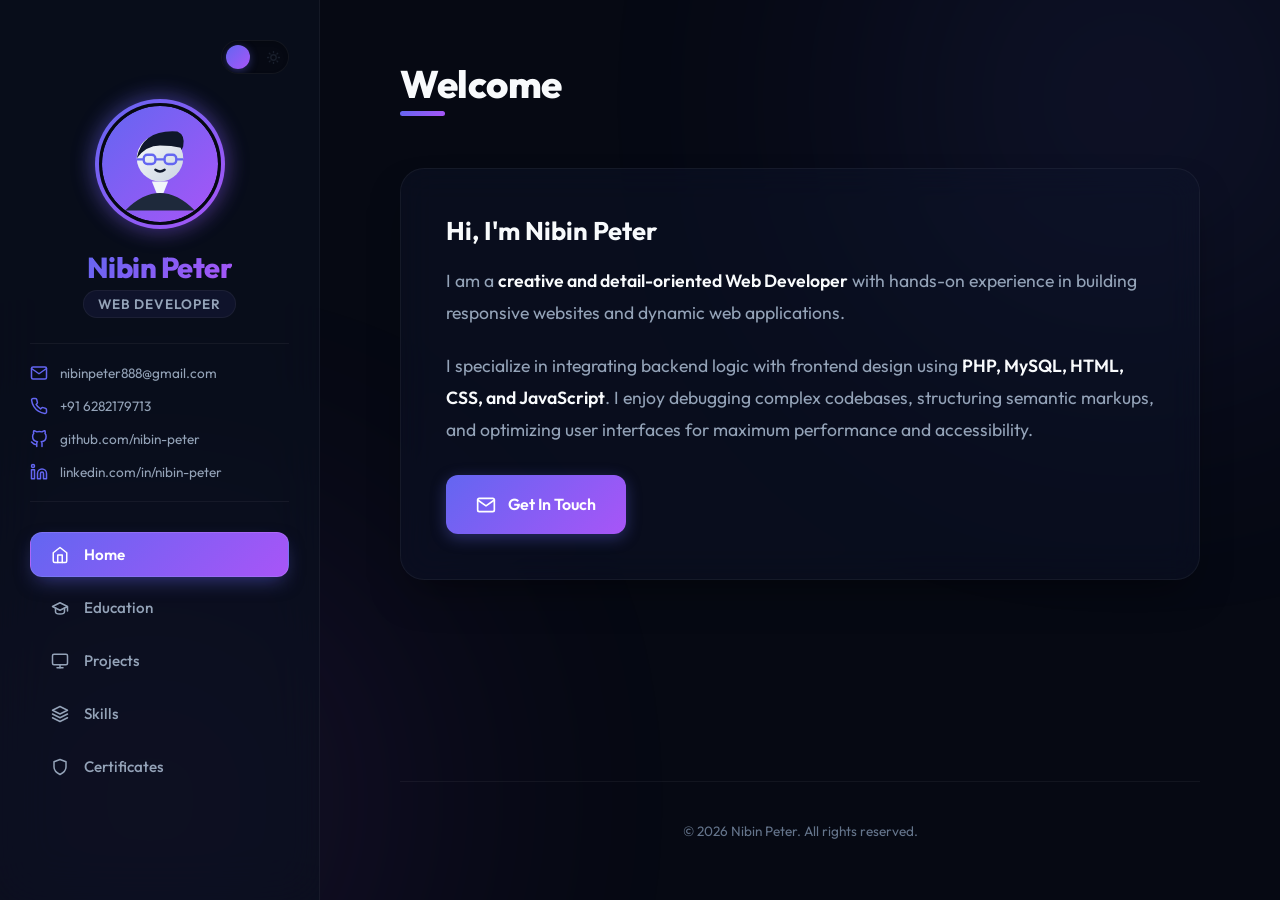
<file: index.html>
<!DOCTYPE html>
<html lang="en">
<head>
  <meta charset="UTF-8">
  <meta name="viewport" content="width=device-width, initial-scale=1.0">
  <title>Nibin Peter - Home</title>
  <link rel="stylesheet" href="style.css">
</head>
<body>
  <script>
    // Inline script to prevent theme flashing before DOM is fully loaded
    const theme = localStorage.getItem("portfolio-theme") || "dark";
    if (theme === "light") document.body.classList.add("light-theme");
  </script>

  <div class="container">
    <!-- Sidebar -->
    <aside class="sidebar">
      <div class="sidebar-content">
        <!-- Theme Toggle -->
        <button class="theme-toggle" aria-label="Toggle theme">
          <svg class="icon-moon" viewBox="0 0 24 24" fill="none" stroke="currentColor" stroke-width="2" stroke-linecap="round" stroke-linejoin="round">
            <path d="M21 12.79A9 9 0 1 1 11.21 3 7 7 0 0 0 21 12.79z"></path>
          </svg>
          <svg class="icon-sun" viewBox="0 0 24 24" fill="none" stroke="currentColor" stroke-width="2" stroke-linecap="round" stroke-linejoin="round">
            <circle cx="12" cy="12" r="5"></circle>
            <line x1="12" y1="1" x2="12" y2="3"></line>
            <line x1="12" y1="21" x2="12" y2="23"></line>
            <line x1="4.22" y1="4.22" x2="5.64" y2="5.64"></line>
            <line x1="18.36" y1="18.36" x2="19.78" y2="19.78"></line>
            <line x1="1" y1="12" x2="3" y2="12"></line>
            <line x1="21" y1="12" x2="23" y2="12"></line>
            <line x1="4.22" y1="19.78" x2="5.64" y2="18.36"></line>
            <line x1="18.36" y1="5.64" x2="19.78" y2="4.22"></line>
          </svg>
        </button>

        <!-- Profile -->
        <div class="profile-pic-container">
          <svg viewBox="0 0 100 100" class="profile-pic">
            <defs>
              <linearGradient id="bgGrad" x1="0%" y1="0%" x2="100%" y2="100%">
                <stop offset="0%" stop-color="#6366f1" />
                <stop offset="100%" stop-color="#a855f7" />
              </linearGradient>
              <linearGradient id="avatarGrad" x1="0%" y1="0%" x2="100%" y2="100%">
                <stop offset="0%" stop-color="#f8fafc" />
                <stop offset="100%" stop-color="#cbd5e1" />
              </linearGradient>
            </defs>
            <circle cx="50" cy="50" r="50" fill="url(#bgGrad)" />
            <path d="M20,90 Q50,60 80,90 Z" fill="#1e293b" />
            <path d="M43,65 L57,65 L53,75 L47,75 Z" fill="#f1f5f9" />
            <circle cx="50" cy="45" r="20" fill="url(#avatarGrad)" />
            <path d="M30,45 Q35,20 65,22 Q72,25 70,35 Q68,40 68,36 Q60,34 50,34 Q38,34 30,45 Z" fill="#0f172a" />
            <rect x="36" y="42" width="10" height="8" rx="3" fill="none" stroke="#6366f1" stroke-width="2" />
            <rect x="54" y="42" width="10" height="8" rx="3" fill="none" stroke="#6366f1" stroke-width="2" />
            <line x1="46" y1="46" x2="54" y2="46" stroke="#6366f1" stroke-width="2" />
            <line x1="30" y1="46" x2="36" y2="46" stroke="#6366f1" stroke-width="2" />
            <line x1="64" y1="46" x2="70" y2="46" stroke="#6366f1" stroke-width="2" />
            <path d="M46,55 Q50,58 54,55" fill="none" stroke="#0f172a" stroke-width="2" stroke-linecap="round" />
          </svg>
        </div>
        <h1 class="name">Nibin Peter</h1>
        <div class="tagline">Web Developer</div>

        <!-- Contacts -->
        <div class="contact-info">
          <a href="mailto:nibinpeter888@gmail.com" class="contact-item">
            <svg viewBox="0 0 24 24" fill="none" stroke="currentColor" stroke-width="2" stroke-linecap="round" stroke-linejoin="round"><path d="M4 4h16c1.1 0 2 .9 2 2v12c0 1.1-.9 2-2 2H4c-1.1 0-2-.9-2-2V6c0-1.1.9-2 2-2z"></path><polyline points="22,6 12,13 2,6"></polyline></svg>
            <span>nibinpeter888@gmail.com</span>
          </a>
          <a href="tel:+916282179713" class="contact-item">
            <svg viewBox="0 0 24 24" fill="none" stroke="currentColor" stroke-width="2" stroke-linecap="round" stroke-linejoin="round"><path d="M22 16.92v3a2 2 0 0 1-2.18 2 19.79 19.79 0 0 1-8.63-3.07 19.5 19.5 0 0 1-6-6 19.79 19.79 0 0 1-3.07-8.67A2 2 0 0 1 4.11 2h3a2 2 0 0 1 2 1.72 12.84 12.84 0 0 0 .7 2.81 2 2 0 0 1-.45 2.11L8.09 9.91a16 16 0 0 0 6 6l1.27-1.27a2 2 0 0 1 2.11-.45 12.84 12.84 0 0 0 2.81.7A2 2 0 0 1 22 16.92z"></path></svg>
            <span>+91 6282179713</span>
          </a>
          <a href="https://github.com/nibin-peter" target="_blank" class="contact-item">
            <svg viewBox="0 0 24 24" fill="none" stroke="currentColor" stroke-width="2" stroke-linecap="round" stroke-linejoin="round"><path d="M9 19c-5 1.5-5-2.5-7-3m14 6v-3.87a3.37 3.37 0 0 0-.94-2.61c3.14-.35 6.44-1.54 6.44-7A5.44 5.44 0 0 0 20 4.77 5.07 5.07 0 0 0 19.91 1S18.73.65 16 2.48a13.38 13.38 0 0 0-7 0C6.27.65 5.09 1 5.09 1A5.07 5.07 0 0 0 5 4.77a5.44 5.44 0 0 0-1.5 3.78c0 5.42 3.3 6.61 6.44 7A3.37 3.37 0 0 0 9 18.13V22"></path></svg>
            <span>github.com/nibin-peter</span>
          </a>
          <a href="https://linkedin.com/in/nibin-peter" target="_blank" class="contact-item">
            <svg viewBox="0 0 24 24" fill="none" stroke="currentColor" stroke-width="2" stroke-linecap="round" stroke-linejoin="round"><path d="M16 8a6 6 0 0 1 6 6v7h-4v-7a2 2 0 0 0-2-2 2 2 0 0 0-2 2v7h-4v-7a6 6 0 0 1 6-6z"></path><rect x="2" y="9" width="4" height="12"></rect><circle cx="4" cy="4" r="2"></circle></svg>
            <span>linkedin.com/in/nibin-peter</span>
          </a>
        </div>

        <!-- Navigation -->
        <nav>
          <a href="index.html" class="active nav-home">
            <svg viewBox="0 0 24 24" fill="none" stroke="currentColor" stroke-width="2" stroke-linecap="round" stroke-linejoin="round"><path d="M3 9l9-7 9 7v11a2 2 0 0 1-2 2H5a2 2 0 0 1-2-2z"></path><polyline points="9 22 9 12 15 12 15 22"></polyline></svg>
            Home
          </a>
          <a href="education.html" class="nav-edu">
            <svg viewBox="0 0 24 24" fill="none" stroke="currentColor" stroke-width="2" stroke-linecap="round" stroke-linejoin="round"><path d="M22 10v6M2 10l10-5 10 5-10 5z"></path><path d="M6 12v5c0 2 2 3 6 3s6-1 6-3v-5"></path></svg>
            Education
          </a>
          <a href="projects.html" class="nav-projects">
            <svg viewBox="0 0 24 24" fill="none" stroke="currentColor" stroke-width="2" stroke-linecap="round" stroke-linejoin="round"><rect x="2" y="3" width="20" height="14" rx="2" ry="2"></rect><line x1="8" y1="21" x2="16" y2="21"></line><line x1="12" y1="17" x2="12" y2="21"></line></svg>
            Projects
          </a>
          <a href="skills.html" class="nav-skills">
            <svg viewBox="0 0 24 24" fill="none" stroke="currentColor" stroke-width="2" stroke-linecap="round" stroke-linejoin="round"><polygon points="12 2 2 7 12 12 22 7 12 2Z"></polygon><polyline points="2 17 12 22 22 17"></polyline><polyline points="2 12 12 17 22 12"></polyline></svg>
            Skills
          </a>
          <a href="certificates.html" class="nav-certs">
            <svg viewBox="0 0 24 24" fill="none" stroke="currentColor" stroke-width="2" stroke-linecap="round" stroke-linejoin="round"><path d="M12 22s8-4 8-10V5l-8-3-8 3v7c0 6 8 10 8 10z"></path></svg>
            Certificates
          </a>
        </nav>
      </div>
    </aside>

    <!-- Main Content -->
    <main class="content">
      <h2>Welcome</h2>
      
      <section class="welcome-card glow-card">
        <h3>Hi, I'm Nibin Peter</h3>
        <p>
          I am a <strong>creative and detail-oriented Web Developer</strong> with hands-on experience in building responsive websites and dynamic web applications. 
        </p>
        <p>
          I specialize in integrating backend logic with frontend design using <strong>PHP, MySQL, HTML, CSS, and JavaScript</strong>. I enjoy debugging complex codebases, structuring semantic markups, and optimizing user interfaces for maximum performance and accessibility.
        </p>
        <p style="margin-top: 30px;">
          <a href="mailto:nibinpeter888@gmail.com" class="gmail-link">
            <svg viewBox="0 0 24 24" fill="none" stroke="currentColor" stroke-width="2" stroke-linecap="round" stroke-linejoin="round"><path d="M4 4h16c1.1 0 2 .9 2 2v12c0 1.1-.9 2-2 2H4c-1.1 0-2-.9-2-2V6c0-1.1.9-2 2-2z"></path><polyline points="22,6 12,13 2,6"></polyline></svg>
            Get In Touch
          </a>
        </p>
      </section>

      <!-- Footer -->
      <footer>
        <p>© 2026 Nibin Peter. All rights reserved.</p>
      </footer>
    </main>
  </div>

  <script src="script.js"></script>
</body>
</html>
</file>
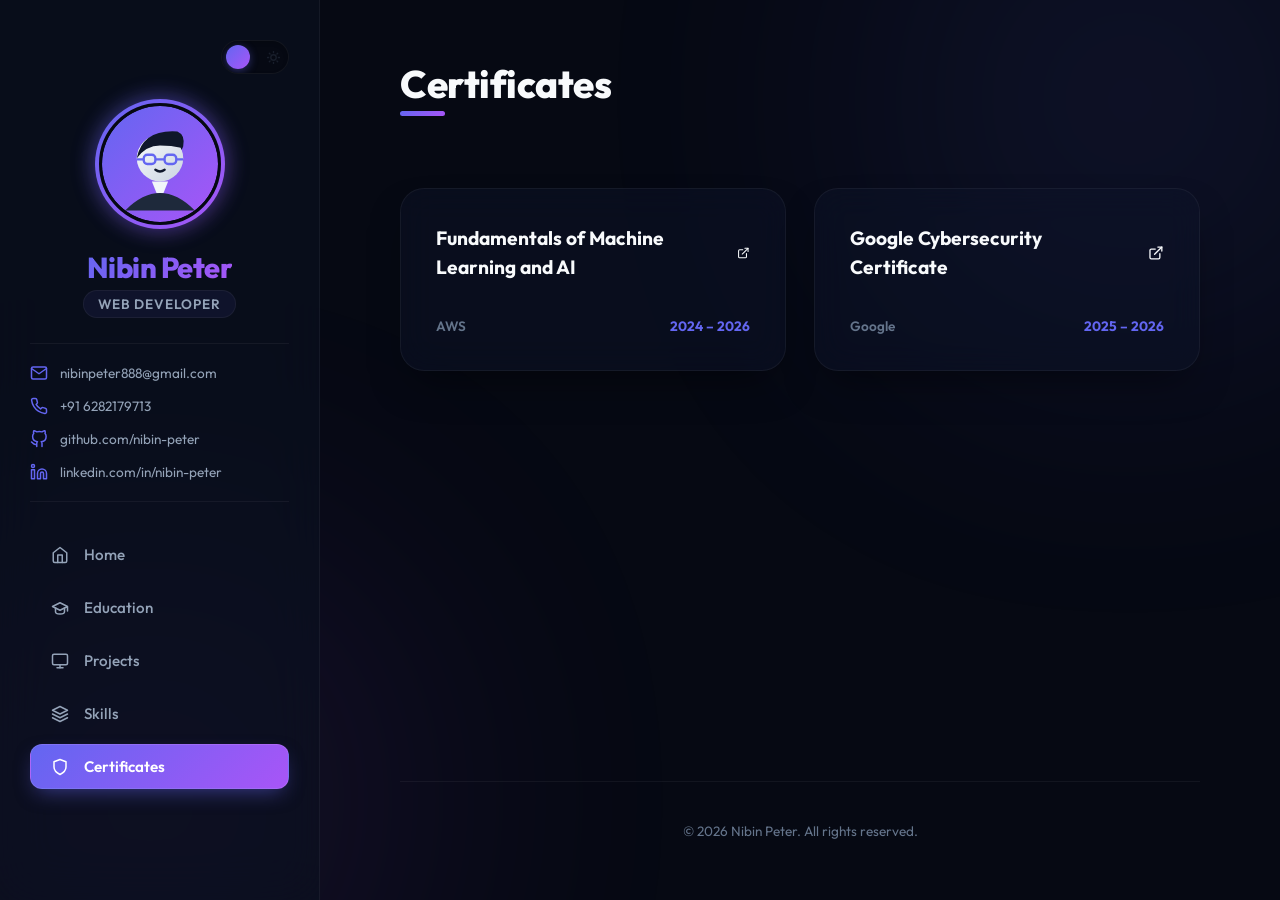
<file: certificates.html>
<!DOCTYPE html>
<html lang="en">
<head>
  <meta charset="UTF-8">
  <meta name="viewport" content="width=device-width, initial-scale=1.0">
  <title>Certificates - Nibin Peter</title>
  <link rel="stylesheet" href="style.css">
</head>
<body>
  <script>
    const theme = localStorage.getItem("portfolio-theme") || "dark";
    if (theme === "light") document.body.classList.add("light-theme");
  </script>

  <div class="container">
    <!-- Sidebar -->
    <aside class="sidebar">
      <div class="sidebar-content">
        <!-- Theme Toggle -->
        <button class="theme-toggle" aria-label="Toggle theme">
          <svg class="icon-moon" viewBox="0 0 24 24" fill="none" stroke="currentColor" stroke-width="2" stroke-linecap="round" stroke-linejoin="round">
            <path d="M21 12.79A9 9 0 1 1 11.21 3 7 7 0 0 0 21 12.79z"></path>
          </svg>
          <svg class="icon-sun" viewBox="0 0 24 24" fill="none" stroke="currentColor" stroke-width="2" stroke-linecap="round" stroke-linejoin="round">
            <circle cx="12" cy="12" r="5"></circle>
            <line x1="12" y1="1" x2="12" y2="3"></line>
            <line x1="12" y1="21" x2="12" y2="23"></line>
            <line x1="4.22" y1="4.22" x2="5.64" y2="5.64"></line>
            <line x1="18.36" y1="18.36" x2="19.78" y2="19.78"></line>
            <line x1="1" y1="12" x2="3" y2="12"></line>
            <line x1="21" y1="12" x2="23" y2="12"></line>
            <line x1="4.22" y1="19.78" x2="5.64" y2="18.36"></line>
            <line x1="18.36" y1="5.64" x2="19.78" y2="4.22"></line>
          </svg>
        </button>

        <!-- Profile -->
        <div class="profile-pic-container">
          <svg viewBox="0 0 100 100" class="profile-pic">
            <defs>
              <linearGradient id="bgGrad" x1="0%" y1="0%" x2="100%" y2="100%">
                <stop offset="0%" stop-color="#6366f1" />
                <stop offset="100%" stop-color="#a855f7" />
              </linearGradient>
              <linearGradient id="avatarGrad" x1="0%" y1="0%" x2="100%" y2="100%">
                <stop offset="0%" stop-color="#f8fafc" />
                <stop offset="100%" stop-color="#cbd5e1" />
              </linearGradient>
            </defs>
            <circle cx="50" cy="50" r="50" fill="url(#bgGrad)" />
            <path d="M20,90 Q50,60 80,90 Z" fill="#1e293b" />
            <path d="M43,65 L57,65 L53,75 L47,75 Z" fill="#f1f5f9" />
            <circle cx="50" cy="45" r="20" fill="url(#avatarGrad)" />
            <path d="M30,45 Q35,20 65,22 Q72,25 70,35 Q68,40 68,36 Q60,34 50,34 Q38,34 30,45 Z" fill="#0f172a" />
            <rect x="36" y="42" width="10" height="8" rx="3" fill="none" stroke="#6366f1" stroke-width="2" />
            <rect x="54" y="42" width="10" height="8" rx="3" fill="none" stroke="#6366f1" stroke-width="2" />
            <line x1="46" y1="46" x2="54" y2="46" stroke="#6366f1" stroke-width="2" />
            <line x1="30" y1="46" x2="36" y2="46" stroke="#6366f1" stroke-width="2" />
            <line x1="64" y1="46" x2="70" y2="46" stroke="#6366f1" stroke-width="2" />
            <path d="M46,55 Q50,58 54,55" fill="none" stroke="#0f172a" stroke-width="2" stroke-linecap="round" />
          </svg>
        </div>
        <h1 class="name">Nibin Peter</h1>
        <div class="tagline">Web Developer</div>

        <!-- Contacts -->
        <div class="contact-info">
          <a href="mailto:nibinpeter888@gmail.com" class="contact-item">
            <svg viewBox="0 0 24 24" fill="none" stroke="currentColor" stroke-width="2" stroke-linecap="round" stroke-linejoin="round"><path d="M4 4h16c1.1 0 2 .9 2 2v12c0 1.1-.9 2-2 2H4c-1.1 0-2-.9-2-2V6c0-1.1.9-2 2-2z"></path><polyline points="22,6 12,13 2,6"></polyline></svg>
            <span>nibinpeter888@gmail.com</span>
          </a>
          <a href="tel:+916282179713" class="contact-item">
            <svg viewBox="0 0 24 24" fill="none" stroke="currentColor" stroke-width="2" stroke-linecap="round" stroke-linejoin="round"><path d="M22 16.92v3a2 2 0 0 1-2.18 2 19.79 19.79 0 0 1-8.63-3.07 19.5 19.5 0 0 1-6-6 19.79 19.79 0 0 1-3.07-8.67A2 2 0 0 1 4.11 2h3a2 2 0 0 1 2 1.72 12.84 12.84 0 0 0 .7 2.81 2 2 0 0 1-.45 2.11L8.09 9.91a16 16 0 0 0 6 6l1.27-1.27a2 2 0 0 1 2.11-.45 12.84 12.84 0 0 0 2.81.7A2 2 0 0 1 22 16.92z"></path></svg>
            <span>+91 6282179713</span>
          </a>
          <a href="https://github.com/nibin-peter" target="_blank" class="contact-item">
            <svg viewBox="0 0 24 24" fill="none" stroke="currentColor" stroke-width="2" stroke-linecap="round" stroke-linejoin="round"><path d="M9 19c-5 1.5-5-2.5-7-3m14 6v-3.87a3.37 3.37 0 0 0-.94-2.61c3.14-.35 6.44-1.54 6.44-7A5.44 5.44 0 0 0 20 4.77 5.07 5.07 0 0 0 19.91 1S18.73.65 16 2.48a13.38 13.38 0 0 0-7 0C6.27.65 5.09 1 5.09 1A5.07 5.07 0 0 0 5 4.77a5.44 5.44 0 0 0-1.5 3.78c0 5.42 3.3 6.61 6.44 7A3.37 3.37 0 0 0 9 18.13V22"></path></svg>
            <span>github.com/nibin-peter</span>
          </a>
          <a href="https://linkedin.com/in/nibin-peter" target="_blank" class="contact-item">
            <svg viewBox="0 0 24 24" fill="none" stroke="currentColor" stroke-width="2" stroke-linecap="round" stroke-linejoin="round"><path d="M16 8a6 6 0 0 1 6 6v7h-4v-7a2 2 0 0 0-2-2 2 2 0 0 0-2 2v7h-4v-7a6 6 0 0 1 6-6z"></path><rect x="2" y="9" width="4" height="12"></rect><circle cx="4" cy="4" r="2"></circle></svg>
            <span>linkedin.com/in/nibin-peter</span>
          </a>
        </div>

        <!-- Navigation -->
        <nav>
          <a href="index.html" class="nav-home">
            <svg viewBox="0 0 24 24" fill="none" stroke="currentColor" stroke-width="2" stroke-linecap="round" stroke-linejoin="round"><path d="M3 9l9-7 9 7v11a2 2 0 0 1-2 2H5a2 2 0 0 1-2-2z"></path><polyline points="9 22 9 12 15 12 15 22"></polyline></svg>
            Home
          </a>
          <a href="education.html" class="nav-edu">
            <svg viewBox="0 0 24 24" fill="none" stroke="currentColor" stroke-width="2" stroke-linecap="round" stroke-linejoin="round"><path d="M22 10v6M2 10l10-5 10 5-10 5z"></path><path d="M6 12v5c0 2 2 3 6 3s6-1 6-3v-5"></path></svg>
            Education
          </a>
          <a href="projects.html" class="nav-projects">
            <svg viewBox="0 0 24 24" fill="none" stroke="currentColor" stroke-width="2" stroke-linecap="round" stroke-linejoin="round"><rect x="2" y="3" width="20" height="14" rx="2" ry="2"></rect><line x1="8" y1="21" x2="16" y2="21"></line><line x1="12" y1="17" x2="12" y2="21"></line></svg>
            Projects
          </a>
          <a href="skills.html" class="nav-skills">
            <svg viewBox="0 0 24 24" fill="none" stroke="currentColor" stroke-width="2" stroke-linecap="round" stroke-linejoin="round"><polygon points="12 2 2 7 12 12 22 7 12 2Z"></polygon><polyline points="2 17 12 22 22 17"></polyline><polyline points="2 12 12 17 22 12"></polyline></svg>
            Skills
          </a>
          <a href="certificates.html" class="active nav-certs">
            <svg viewBox="0 0 24 24" fill="none" stroke="currentColor" stroke-width="2" stroke-linecap="round" stroke-linejoin="round"><path d="M12 22s8-4 8-10V5l-8-3-8 3v7c0 6 8 10 8 10z"></path></svg>
            Certificates
          </a>
        </nav>
      </div>
    </aside>

    <!-- Main Content -->
    <main class="content">
      <h2>Certificates</h2>
      
      <div class="certs-grid">
        <!-- Certificate Card 1 -->
        <article class="cert-card glow-card">
          <h3>
            <a href="https://www.coursera.org" target="_blank">
              Fundamentals of Machine Learning and AI
              <svg viewBox="0 0 24 24" fill="none" stroke="currentColor" stroke-width="2" stroke-linecap="round" stroke-linejoin="round" style="width: 16px; height: 16px;"><path d="M18 13v6a2 2 0 0 1-2 2H5a2 2 0 0 1-2-2V8a2 2 0 0 1 2-2h6"></path><polyline points="15 3 21 3 21 9"></polyline><line x1="10" y1="14" x2="21" y2="3"></line></svg>
            </a>
          </h3>
          <div class="cert-meta">
            <span class="cert-issuer">AWS</span>
            <span class="cert-date">2024 – 2026</span>
          </div>
        </article>

        <!-- Certificate Card 2 -->
        <article class="cert-card glow-card">
          <h3>
            <a href="https://www.coursera.org" target="_blank">
              Google Cybersecurity Certificate
              <svg viewBox="0 0 24 24" fill="none" stroke="currentColor" stroke-width="2" stroke-linecap="round" stroke-linejoin="round" style="width: 16px; height: 16px;"><path d="M18 13v6a2 2 0 0 1-2 2H5a2 2 0 0 1-2-2V8a2 2 0 0 1 2-2h6"></path><polyline points="15 3 21 3 21 9"></polyline><line x1="10" y1="14" x2="21" y2="3"></line></svg>
            </a>
          </h3>
          <div class="cert-meta">
            <span class="cert-issuer">Google</span>
            <span class="cert-date">2025 – 2026</span>
          </div>
        </article>
      </div>

      <!-- Footer -->
      <footer>
        <p>© 2026 Nibin Peter. All rights reserved.</p>
      </footer>
    </main>
  </div>

  <script src="script.js"></script>
</body>
</html>
</file>
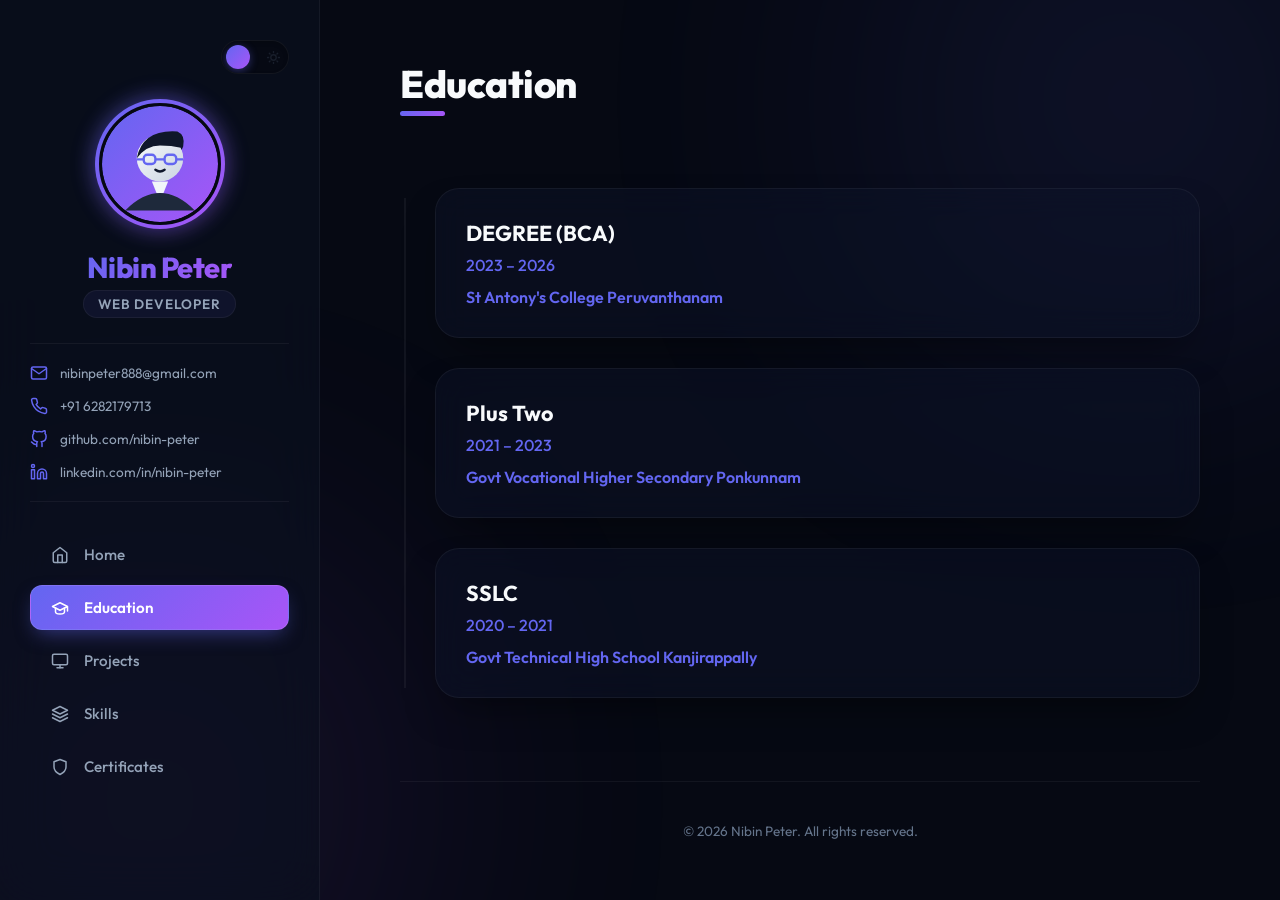
<file: education.html>
<!DOCTYPE html>
<html lang="en">
<head>
  <meta charset="UTF-8">
  <meta name="viewport" content="width=device-width, initial-scale=1.0">
  <title>Education - Nibin Peter</title>
  <link rel="stylesheet" href="style.css">
</head>
<body>
  <script>
    const theme = localStorage.getItem("portfolio-theme") || "dark";
    if (theme === "light") document.body.classList.add("light-theme");
  </script>

  <div class="container">
    <!-- Sidebar -->
    <aside class="sidebar">
      <div class="sidebar-content">
        <!-- Theme Toggle -->
        <button class="theme-toggle" aria-label="Toggle theme">
          <svg class="icon-moon" viewBox="0 0 24 24" fill="none" stroke="currentColor" stroke-width="2" stroke-linecap="round" stroke-linejoin="round">
            <path d="M21 12.79A9 9 0 1 1 11.21 3 7 7 0 0 0 21 12.79z"></path>
          </svg>
          <svg class="icon-sun" viewBox="0 0 24 24" fill="none" stroke="currentColor" stroke-width="2" stroke-linecap="round" stroke-linejoin="round">
            <circle cx="12" cy="12" r="5"></circle>
            <line x1="12" y1="1" x2="12" y2="3"></line>
            <line x1="12" y1="21" x2="12" y2="23"></line>
            <line x1="4.22" y1="4.22" x2="5.64" y2="5.64"></line>
            <line x1="18.36" y1="18.36" x2="19.78" y2="19.78"></line>
            <line x1="1" y1="12" x2="3" y2="12"></line>
            <line x1="21" y1="12" x2="23" y2="12"></line>
            <line x1="4.22" y1="19.78" x2="5.64" y2="18.36"></line>
            <line x1="18.36" y1="5.64" x2="19.78" y2="4.22"></line>
          </svg>
        </button>

        <!-- Profile -->
        <div class="profile-pic-container">
          <svg viewBox="0 0 100 100" class="profile-pic">
            <defs>
              <linearGradient id="bgGrad" x1="0%" y1="0%" x2="100%" y2="100%">
                <stop offset="0%" stop-color="#6366f1" />
                <stop offset="100%" stop-color="#a855f7" />
              </linearGradient>
              <linearGradient id="avatarGrad" x1="0%" y1="0%" x2="100%" y2="100%">
                <stop offset="0%" stop-color="#f8fafc" />
                <stop offset="100%" stop-color="#cbd5e1" />
              </linearGradient>
            </defs>
            <circle cx="50" cy="50" r="50" fill="url(#bgGrad)" />
            <path d="M20,90 Q50,60 80,90 Z" fill="#1e293b" />
            <path d="M43,65 L57,65 L53,75 L47,75 Z" fill="#f1f5f9" />
            <circle cx="50" cy="45" r="20" fill="url(#avatarGrad)" />
            <path d="M30,45 Q35,20 65,22 Q72,25 70,35 Q68,40 68,36 Q60,34 50,34 Q38,34 30,45 Z" fill="#0f172a" />
            <rect x="36" y="42" width="10" height="8" rx="3" fill="none" stroke="#6366f1" stroke-width="2" />
            <rect x="54" y="42" width="10" height="8" rx="3" fill="none" stroke="#6366f1" stroke-width="2" />
            <line x1="46" y1="46" x2="54" y2="46" stroke="#6366f1" stroke-width="2" />
            <line x1="30" y1="46" x2="36" y2="46" stroke="#6366f1" stroke-width="2" />
            <line x1="64" y1="46" x2="70" y2="46" stroke="#6366f1" stroke-width="2" />
            <path d="M46,55 Q50,58 54,55" fill="none" stroke="#0f172a" stroke-width="2" stroke-linecap="round" />
          </svg>
        </div>
        <h1 class="name">Nibin Peter</h1>
        <div class="tagline">Web Developer</div>

        <!-- Contacts -->
        <div class="contact-info">
          <a href="mailto:nibinpeter888@gmail.com" class="contact-item">
            <svg viewBox="0 0 24 24" fill="none" stroke="currentColor" stroke-width="2" stroke-linecap="round" stroke-linejoin="round"><path d="M4 4h16c1.1 0 2 .9 2 2v12c0 1.1-.9 2-2 2H4c-1.1 0-2-.9-2-2V6c0-1.1.9-2 2-2z"></path><polyline points="22,6 12,13 2,6"></polyline></svg>
            <span>nibinpeter888@gmail.com</span>
          </a>
          <a href="tel:+916282179713" class="contact-item">
            <svg viewBox="0 0 24 24" fill="none" stroke="currentColor" stroke-width="2" stroke-linecap="round" stroke-linejoin="round"><path d="M22 16.92v3a2 2 0 0 1-2.18 2 19.79 19.79 0 0 1-8.63-3.07 19.5 19.5 0 0 1-6-6 19.79 19.79 0 0 1-3.07-8.67A2 2 0 0 1 4.11 2h3a2 2 0 0 1 2 1.72 12.84 12.84 0 0 0 .7 2.81 2 2 0 0 1-.45 2.11L8.09 9.91a16 16 0 0 0 6 6l1.27-1.27a2 2 0 0 1 2.11-.45 12.84 12.84 0 0 0 2.81.7A2 2 0 0 1 22 16.92z"></path></svg>
            <span>+91 6282179713</span>
          </a>
          <a href="https://github.com/nibin-peter" target="_blank" class="contact-item">
            <svg viewBox="0 0 24 24" fill="none" stroke="currentColor" stroke-width="2" stroke-linecap="round" stroke-linejoin="round"><path d="M9 19c-5 1.5-5-2.5-7-3m14 6v-3.87a3.37 3.37 0 0 0-.94-2.61c3.14-.35 6.44-1.54 6.44-7A5.44 5.44 0 0 0 20 4.77 5.07 5.07 0 0 0 19.91 1S18.73.65 16 2.48a13.38 13.38 0 0 0-7 0C6.27.65 5.09 1 5.09 1A5.07 5.07 0 0 0 5 4.77a5.44 5.44 0 0 0-1.5 3.78c0 5.42 3.3 6.61 6.44 7A3.37 3.37 0 0 0 9 18.13V22"></path></svg>
            <span>github.com/nibin-peter</span>
          </a>
          <a href="https://linkedin.com/in/nibin-peter" target="_blank" class="contact-item">
            <svg viewBox="0 0 24 24" fill="none" stroke="currentColor" stroke-width="2" stroke-linecap="round" stroke-linejoin="round"><path d="M16 8a6 6 0 0 1 6 6v7h-4v-7a2 2 0 0 0-2-2 2 2 0 0 0-2 2v7h-4v-7a6 6 0 0 1 6-6z"></path><rect x="2" y="9" width="4" height="12"></rect><circle cx="4" cy="4" r="2"></circle></svg>
            <span>linkedin.com/in/nibin-peter</span>
          </a>
        </div>

        <!-- Navigation -->
        <nav>
          <a href="index.html" class="nav-home">
            <svg viewBox="0 0 24 24" fill="none" stroke="currentColor" stroke-width="2" stroke-linecap="round" stroke-linejoin="round"><path d="M3 9l9-7 9 7v11a2 2 0 0 1-2 2H5a2 2 0 0 1-2-2z"></path><polyline points="9 22 9 12 15 12 15 22"></polyline></svg>
            Home
          </a>
          <a href="education.html" class="active nav-edu">
            <svg viewBox="0 0 24 24" fill="none" stroke="currentColor" stroke-width="2" stroke-linecap="round" stroke-linejoin="round"><path d="M22 10v6M2 10l10-5 10 5-10 5z"></path><path d="M6 12v5c0 2 2 3 6 3s6-1 6-3v-5"></path></svg>
            Education
          </a>
          <a href="projects.html" class="nav-projects">
            <svg viewBox="0 0 24 24" fill="none" stroke="currentColor" stroke-width="2" stroke-linecap="round" stroke-linejoin="round"><rect x="2" y="3" width="20" height="14" rx="2" ry="2"></rect><line x1="8" y1="21" x2="16" y2="21"></line><line x1="12" y1="17" x2="12" y2="21"></line></svg>
            Projects
          </a>
          <a href="skills.html" class="nav-skills">
            <svg viewBox="0 0 24 24" fill="none" stroke="currentColor" stroke-width="2" stroke-linecap="round" stroke-linejoin="round"><polygon points="12 2 2 7 12 12 22 7 12 2Z"></polygon><polyline points="2 17 12 22 22 17"></polyline><polyline points="2 12 12 17 22 12"></polyline></svg>
            Skills
          </a>
          <a href="certificates.html" class="nav-certs">
            <svg viewBox="0 0 24 24" fill="none" stroke="currentColor" stroke-width="2" stroke-linecap="round" stroke-linejoin="round"><path d="M12 22s8-4 8-10V5l-8-3-8 3v7c0 6 8 10 8 10z"></path></svg>
            Certificates
          </a>
        </nav>
      </div>
    </aside>

    <!-- Main Content -->
    <main class="content">
      <h2>Education</h2>
      
      <div class="timeline">
        <!-- Education Row 1 -->
        <section class="edu-card glow-card">
          <h3>DEGREE (BCA)</h3>
          <p style="margin-bottom: 8px; font-weight: 500; color: var(--accent-color);">2023 – 2026</p>
          <p>
            <a href="https://stantonyscollegepeerumade.ac.in/" target="_blank">
              St Antony's College Peruvanthanam
            </a>
          </p>
        </section>

        <!-- Education Row 2 -->
        <section class="edu-card glow-card">
          <h3>Plus Two</h3>
          <p style="margin-bottom: 8px; font-weight: 500; color: var(--accent-color);">2021 – 2023</p>
          <p>
            <a href="https://www.icbse.com/schools/g-v-h-s-s-ponkunnam-llq288" target="_blank">
              Govt Vocational Higher Secondary Ponkunnam
            </a>
          </p>
        </section>

        <!-- Education Row 3 -->
        <section class="edu-card glow-card">
          <h3>SSLC</h3>
          <p style="margin-bottom: 8px; font-weight: 500; color: var(--accent-color);">2020 – 2021</p>
          <p>
            <a href="https://educonnectin.com/schools/kerala/kottayam/erumeli/ths-kanjirappally" target="_blank">
              Govt Technical High School Kanjirappally
            </a>
          </p>
        </section>
      </div>

      <!-- Footer -->
      <footer>
        <p>© 2026 Nibin Peter. All rights reserved.</p>
      </footer>
    </main>
  </div>

  <script src="script.js"></script>
</body>
</html>
</file>
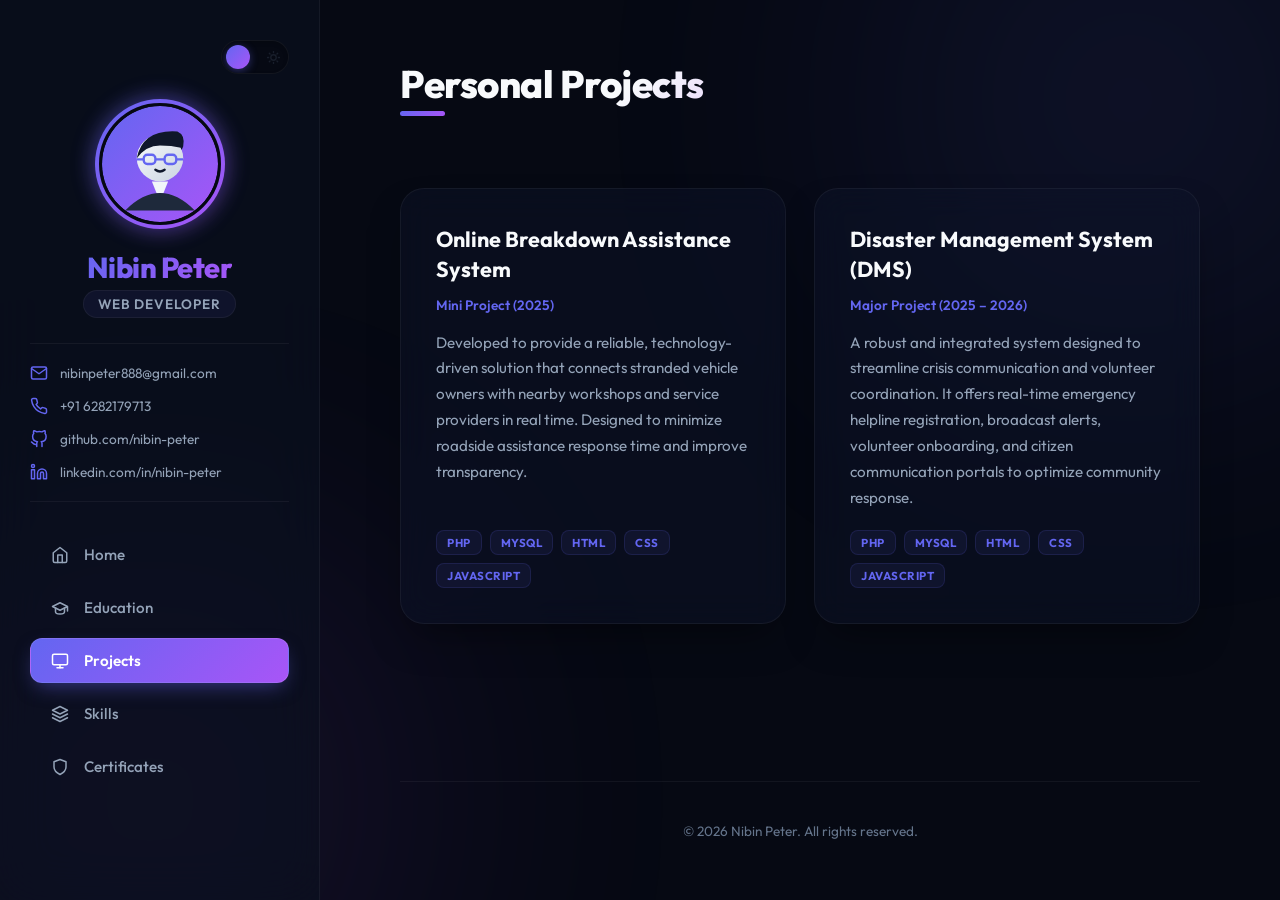
<file: projects.html>
<!DOCTYPE html>
<html lang="en">
<head>
  <meta charset="UTF-8">
  <meta name="viewport" content="width=device-width, initial-scale=1.0">
  <title>Projects - Nibin Peter</title>
  <link rel="stylesheet" href="style.css">
</head>
<body>
  <script>
    const theme = localStorage.getItem("portfolio-theme") || "dark";
    if (theme === "light") document.body.classList.add("light-theme");
  </script>

  <div class="container">
    <!-- Sidebar -->
    <aside class="sidebar">
      <div class="sidebar-content">
        <!-- Theme Toggle -->
        <button class="theme-toggle" aria-label="Toggle theme">
          <svg class="icon-moon" viewBox="0 0 24 24" fill="none" stroke="currentColor" stroke-width="2" stroke-linecap="round" stroke-linejoin="round">
            <path d="M21 12.79A9 9 0 1 1 11.21 3 7 7 0 0 0 21 12.79z"></path>
          </svg>
          <svg class="icon-sun" viewBox="0 0 24 24" fill="none" stroke="currentColor" stroke-width="2" stroke-linecap="round" stroke-linejoin="round">
            <circle cx="12" cy="12" r="5"></circle>
            <line x1="12" y1="1" x2="12" y2="3"></line>
            <line x1="12" y1="21" x2="12" y2="23"></line>
            <line x1="4.22" y1="4.22" x2="5.64" y2="5.64"></line>
            <line x1="18.36" y1="18.36" x2="19.78" y2="19.78"></line>
            <line x1="1" y1="12" x2="3" y2="12"></line>
            <line x1="21" y1="12" x2="23" y2="12"></line>
            <line x1="4.22" y1="19.78" x2="5.64" y2="18.36"></line>
            <line x1="18.36" y1="5.64" x2="19.78" y2="4.22"></line>
          </svg>
        </button>

        <!-- Profile -->
        <div class="profile-pic-container">
          <svg viewBox="0 0 100 100" class="profile-pic">
            <defs>
              <linearGradient id="bgGrad" x1="0%" y1="0%" x2="100%" y2="100%">
                <stop offset="0%" stop-color="#6366f1" />
                <stop offset="100%" stop-color="#a855f7" />
              </linearGradient>
              <linearGradient id="avatarGrad" x1="0%" y1="0%" x2="100%" y2="100%">
                <stop offset="0%" stop-color="#f8fafc" />
                <stop offset="100%" stop-color="#cbd5e1" />
              </linearGradient>
            </defs>
            <circle cx="50" cy="50" r="50" fill="url(#bgGrad)" />
            <path d="M20,90 Q50,60 80,90 Z" fill="#1e293b" />
            <path d="M43,65 L57,65 L53,75 L47,75 Z" fill="#f1f5f9" />
            <circle cx="50" cy="45" r="20" fill="url(#avatarGrad)" />
            <path d="M30,45 Q35,20 65,22 Q72,25 70,35 Q68,40 68,36 Q60,34 50,34 Q38,34 30,45 Z" fill="#0f172a" />
            <rect x="36" y="42" width="10" height="8" rx="3" fill="none" stroke="#6366f1" stroke-width="2" />
            <rect x="54" y="42" width="10" height="8" rx="3" fill="none" stroke="#6366f1" stroke-width="2" />
            <line x1="46" y1="46" x2="54" y2="46" stroke="#6366f1" stroke-width="2" />
            <line x1="30" y1="46" x2="36" y2="46" stroke="#6366f1" stroke-width="2" />
            <line x1="64" y1="46" x2="70" y2="46" stroke="#6366f1" stroke-width="2" />
            <path d="M46,55 Q50,58 54,55" fill="none" stroke="#0f172a" stroke-width="2" stroke-linecap="round" />
          </svg>
        </div>
        <h1 class="name">Nibin Peter</h1>
        <div class="tagline">Web Developer</div>

        <!-- Contacts -->
        <div class="contact-info">
          <a href="mailto:nibinpeter888@gmail.com" class="contact-item">
            <svg viewBox="0 0 24 24" fill="none" stroke="currentColor" stroke-width="2" stroke-linecap="round" stroke-linejoin="round"><path d="M4 4h16c1.1 0 2 .9 2 2v12c0 1.1-.9 2-2 2H4c-1.1 0-2-.9-2-2V6c0-1.1.9-2 2-2z"></path><polyline points="22,6 12,13 2,6"></polyline></svg>
            <span>nibinpeter888@gmail.com</span>
          </a>
          <a href="tel:+916282179713" class="contact-item">
            <svg viewBox="0 0 24 24" fill="none" stroke="currentColor" stroke-width="2" stroke-linecap="round" stroke-linejoin="round"><path d="M22 16.92v3a2 2 0 0 1-2.18 2 19.79 19.79 0 0 1-8.63-3.07 19.5 19.5 0 0 1-6-6 19.79 19.79 0 0 1-3.07-8.67A2 2 0 0 1 4.11 2h3a2 2 0 0 1 2 1.72 12.84 12.84 0 0 0 .7 2.81 2 2 0 0 1-.45 2.11L8.09 9.91a16 16 0 0 0 6 6l1.27-1.27a2 2 0 0 1 2.11-.45 12.84 12.84 0 0 0 2.81.7A2 2 0 0 1 22 16.92z"></path></svg>
            <span>+91 6282179713</span>
          </a>
          <a href="https://github.com/nibin-peter" target="_blank" class="contact-item">
            <svg viewBox="0 0 24 24" fill="none" stroke="currentColor" stroke-width="2" stroke-linecap="round" stroke-linejoin="round"><path d="M9 19c-5 1.5-5-2.5-7-3m14 6v-3.87a3.37 3.37 0 0 0-.94-2.61c3.14-.35 6.44-1.54 6.44-7A5.44 5.44 0 0 0 20 4.77 5.07 5.07 0 0 0 19.91 1S18.73.65 16 2.48a13.38 13.38 0 0 0-7 0C6.27.65 5.09 1 5.09 1A5.07 5.07 0 0 0 5 4.77a5.44 5.44 0 0 0-1.5 3.78c0 5.42 3.3 6.61 6.44 7A3.37 3.37 0 0 0 9 18.13V22"></path></svg>
            <span>github.com/nibin-peter</span>
          </a>
          <a href="https://linkedin.com/in/nibin-peter" target="_blank" class="contact-item">
            <svg viewBox="0 0 24 24" fill="none" stroke="currentColor" stroke-width="2" stroke-linecap="round" stroke-linejoin="round"><path d="M16 8a6 6 0 0 1 6 6v7h-4v-7a2 2 0 0 0-2-2 2 2 0 0 0-2 2v7h-4v-7a6 6 0 0 1 6-6z"></path><rect x="2" y="9" width="4" height="12"></rect><circle cx="4" cy="4" r="2"></circle></svg>
            <span>linkedin.com/in/nibin-peter</span>
          </a>
        </div>

        <!-- Navigation -->
        <nav>
          <a href="index.html" class="nav-home">
            <svg viewBox="0 0 24 24" fill="none" stroke="currentColor" stroke-width="2" stroke-linecap="round" stroke-linejoin="round"><path d="M3 9l9-7 9 7v11a2 2 0 0 1-2 2H5a2 2 0 0 1-2-2z"></path><polyline points="9 22 9 12 15 12 15 22"></polyline></svg>
            Home
          </a>
          <a href="education.html" class="nav-edu">
            <svg viewBox="0 0 24 24" fill="none" stroke="currentColor" stroke-width="2" stroke-linecap="round" stroke-linejoin="round"><path d="M22 10v6M2 10l10-5 10 5-10 5z"></path><path d="M6 12v5c0 2 2 3 6 3s6-1 6-3v-5"></path></svg>
            Education
          </a>
          <a href="projects.html" class="active nav-projects">
            <svg viewBox="0 0 24 24" fill="none" stroke="currentColor" stroke-width="2" stroke-linecap="round" stroke-linejoin="round"><rect x="2" y="3" width="20" height="14" rx="2" ry="2"></rect><line x1="8" y1="21" x2="16" y2="21"></line><line x1="12" y1="17" x2="12" y2="21"></line></svg>
            Projects
          </a>
          <a href="skills.html" class="nav-skills">
            <svg viewBox="0 0 24 24" fill="none" stroke="currentColor" stroke-width="2" stroke-linecap="round" stroke-linejoin="round"><polygon points="12 2 2 7 12 12 22 7 12 2Z"></polygon><polyline points="2 17 12 22 22 17"></polyline><polyline points="2 12 12 17 22 12"></polyline></svg>
            Skills
          </a>
          <a href="certificates.html" class="nav-certs">
            <svg viewBox="0 0 24 24" fill="none" stroke="currentColor" stroke-width="2" stroke-linecap="round" stroke-linejoin="round"><path d="M12 22s8-4 8-10V5l-8-3-8 3v7c0 6 8 10 8 10z"></path></svg>
            Certificates
          </a>
        </nav>
      </div>
    </aside>

    <!-- Main Content -->
    <main class="content">
      <h2>Personal Projects</h2>
      
      <div class="projects-grid">
        <!-- Project Card 1 -->
        <article class="project-card glow-card">
          <div class="project-card-header">
            <h3>Online Breakdown Assistance System</h3>
            <p style="font-weight: 600; font-size: 0.85rem; color: var(--accent-color); margin-bottom: 12px;">Mini Project (2025)</p>
            <p>
              Developed to provide a reliable, technology-driven solution that connects stranded vehicle owners with nearby workshops and service providers in real time. Designed to minimize roadside assistance response time and improve transparency.
            </p>
          </div>
          <div class="project-tags">
            <span class="tag">PHP</span>
            <span class="tag">MySQL</span>
            <span class="tag">HTML</span>
            <span class="tag">CSS</span>
            <span class="tag">JavaScript</span>
          </div>
        </article>

        <!-- Project Card 2 -->
        <article class="project-card glow-card">
          <div class="project-card-header">
            <h3>Disaster Management System (DMS)</h3>
            <p style="font-weight: 600; font-size: 0.85rem; color: var(--accent-color); margin-bottom: 12px;">Major Project (2025 – 2026)</p>
            <p>
              A robust and integrated system designed to streamline crisis communication and volunteer coordination. It offers real-time emergency helpline registration, broadcast alerts, volunteer onboarding, and citizen communication portals to optimize community response.
            </p>
          </div>
          <div class="project-tags">
            <span class="tag">PHP</span>
            <span class="tag">MySQL</span>
            <span class="tag">HTML</span>
            <span class="tag">CSS</span>
            <span class="tag">JavaScript</span>
          </div>
        </article>
      </div>

      <!-- Footer -->
      <footer>
        <p>© 2026 Nibin Peter. All rights reserved.</p>
      </footer>
    </main>
  </div>

  <script src="script.js"></script>
</body>
</html>
</file>
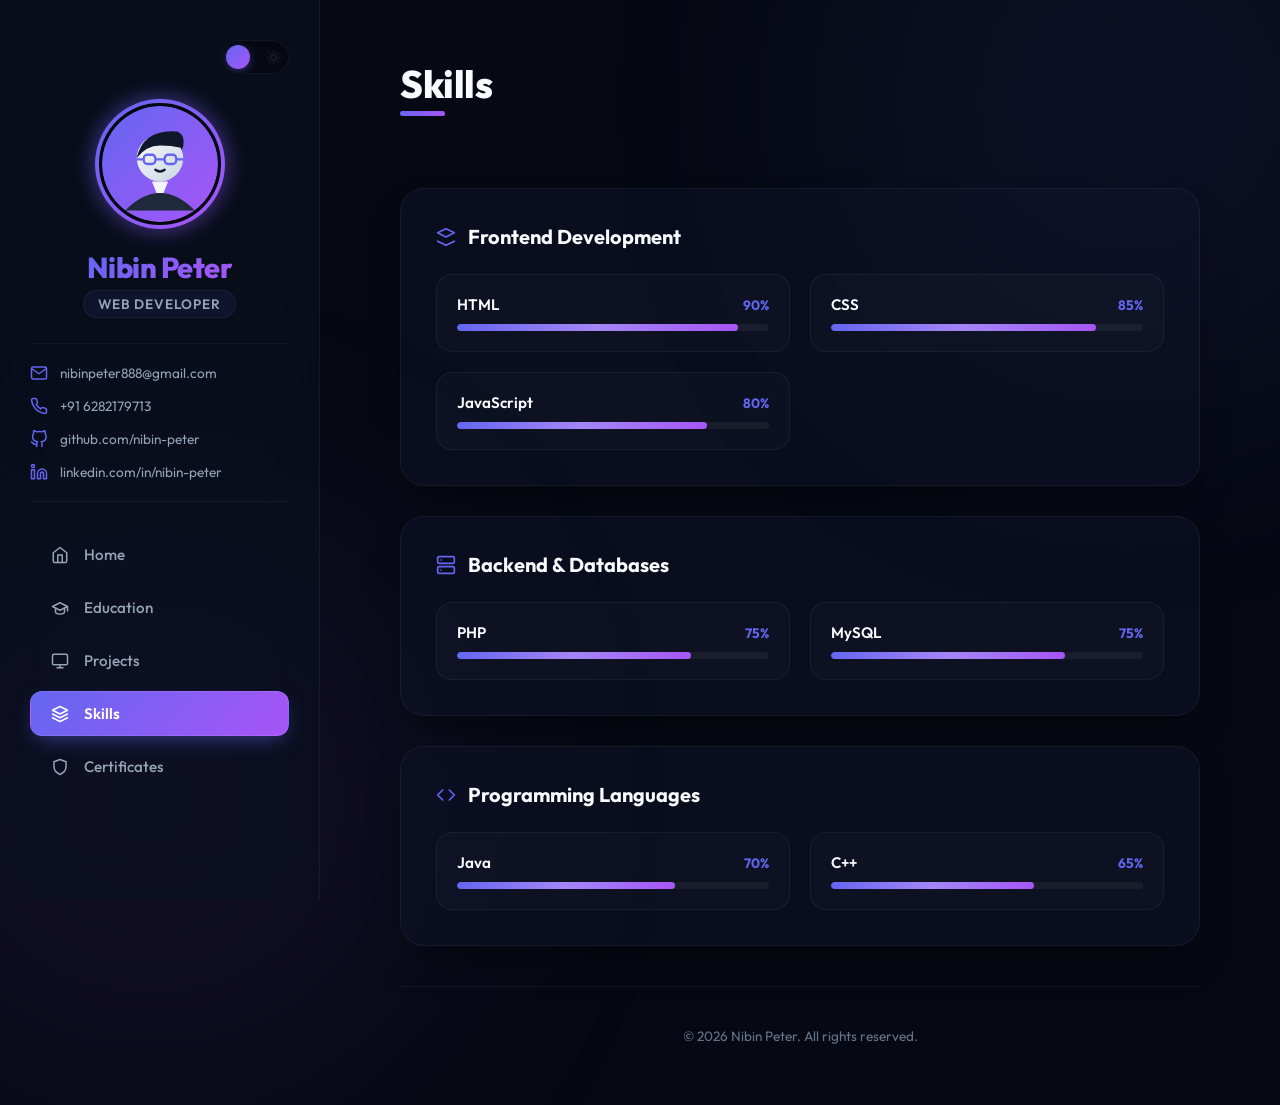
<file: skills.html>
<!DOCTYPE html>
<html lang="en">
<head>
  <meta charset="UTF-8">
  <meta name="viewport" content="width=device-width, initial-scale=1.0">
  <title>Skills - Nibin Peter</title>
  <link rel="stylesheet" href="style.css">
</head>
<body>
  <script>
    const theme = localStorage.getItem("portfolio-theme") || "dark";
    if (theme === "light") document.body.classList.add("light-theme");
  </script>

  <div class="container">
    <!-- Sidebar -->
    <aside class="sidebar">
      <div class="sidebar-content">
        <!-- Theme Toggle -->
        <button class="theme-toggle" aria-label="Toggle theme">
          <svg class="icon-moon" viewBox="0 0 24 24" fill="none" stroke="currentColor" stroke-width="2" stroke-linecap="round" stroke-linejoin="round">
            <path d="M21 12.79A9 9 0 1 1 11.21 3 7 7 0 0 0 21 12.79z"></path>
          </svg>
          <svg class="icon-sun" viewBox="0 0 24 24" fill="none" stroke="currentColor" stroke-width="2" stroke-linecap="round" stroke-linejoin="round">
            <circle cx="12" cy="12" r="5"></circle>
            <line x1="12" y1="1" x2="12" y2="3"></line>
            <line x1="12" y1="21" x2="12" y2="23"></line>
            <line x1="4.22" y1="4.22" x2="5.64" y2="5.64"></line>
            <line x1="18.36" y1="18.36" x2="19.78" y2="19.78"></line>
            <line x1="1" y1="12" x2="3" y2="12"></line>
            <line x1="21" y1="12" x2="23" y2="12"></line>
            <line x1="4.22" y1="19.78" x2="5.64" y2="18.36"></line>
            <line x1="18.36" y1="5.64" x2="19.78" y2="4.22"></line>
          </svg>
        </button>

        <!-- Profile -->
        <div class="profile-pic-container">
          <svg viewBox="0 0 100 100" class="profile-pic">
            <defs>
              <linearGradient id="bgGrad" x1="0%" y1="0%" x2="100%" y2="100%">
                <stop offset="0%" stop-color="#6366f1" />
                <stop offset="100%" stop-color="#a855f7" />
              </linearGradient>
              <linearGradient id="avatarGrad" x1="0%" y1="0%" x2="100%" y2="100%">
                <stop offset="0%" stop-color="#f8fafc" />
                <stop offset="100%" stop-color="#cbd5e1" />
              </linearGradient>
            </defs>
            <circle cx="50" cy="50" r="50" fill="url(#bgGrad)" />
            <path d="M20,90 Q50,60 80,90 Z" fill="#1e293b" />
            <path d="M43,65 L57,65 L53,75 L47,75 Z" fill="#f1f5f9" />
            <circle cx="50" cy="45" r="20" fill="url(#avatarGrad)" />
            <path d="M30,45 Q35,20 65,22 Q72,25 70,35 Q68,40 68,36 Q60,34 50,34 Q38,34 30,45 Z" fill="#0f172a" />
            <rect x="36" y="42" width="10" height="8" rx="3" fill="none" stroke="#6366f1" stroke-width="2" />
            <rect x="54" y="42" width="10" height="8" rx="3" fill="none" stroke="#6366f1" stroke-width="2" />
            <line x1="46" y1="46" x2="54" y2="46" stroke="#6366f1" stroke-width="2" />
            <line x1="30" y1="46" x2="36" y2="46" stroke="#6366f1" stroke-width="2" />
            <line x1="64" y1="46" x2="70" y2="46" stroke="#6366f1" stroke-width="2" />
            <path d="M46,55 Q50,58 54,55" fill="none" stroke="#0f172a" stroke-width="2" stroke-linecap="round" />
          </svg>
        </div>
        <h1 class="name">Nibin Peter</h1>
        <div class="tagline">Web Developer</div>

        <!-- Contacts -->
        <div class="contact-info">
          <a href="mailto:nibinpeter888@gmail.com" class="contact-item">
            <svg viewBox="0 0 24 24" fill="none" stroke="currentColor" stroke-width="2" stroke-linecap="round" stroke-linejoin="round"><path d="M4 4h16c1.1 0 2 .9 2 2v12c0 1.1-.9 2-2 2H4c-1.1 0-2-.9-2-2V6c0-1.1.9-2 2-2z"></path><polyline points="22,6 12,13 2,6"></polyline></svg>
            <span>nibinpeter888@gmail.com</span>
          </a>
          <a href="tel:+916282179713" class="contact-item">
            <svg viewBox="0 0 24 24" fill="none" stroke="currentColor" stroke-width="2" stroke-linecap="round" stroke-linejoin="round"><path d="M22 16.92v3a2 2 0 0 1-2.18 2 19.79 19.79 0 0 1-8.63-3.07 19.5 19.5 0 0 1-6-6 19.79 19.79 0 0 1-3.07-8.67A2 2 0 0 1 4.11 2h3a2 2 0 0 1 2 1.72 12.84 12.84 0 0 0 .7 2.81 2 2 0 0 1-.45 2.11L8.09 9.91a16 16 0 0 0 6 6l1.27-1.27a2 2 0 0 1 2.11-.45 12.84 12.84 0 0 0 2.81.7A2 2 0 0 1 22 16.92z"></path></svg>
            <span>+91 6282179713</span>
          </a>
          <a href="https://github.com/nibin-peter" target="_blank" class="contact-item">
            <svg viewBox="0 0 24 24" fill="none" stroke="currentColor" stroke-width="2" stroke-linecap="round" stroke-linejoin="round"><path d="M9 19c-5 1.5-5-2.5-7-3m14 6v-3.87a3.37 3.37 0 0 0-.94-2.61c3.14-.35 6.44-1.54 6.44-7A5.44 5.44 0 0 0 20 4.77 5.07 5.07 0 0 0 19.91 1S18.73.65 16 2.48a13.38 13.38 0 0 0-7 0C6.27.65 5.09 1 5.09 1A5.07 5.07 0 0 0 5 4.77a5.44 5.44 0 0 0-1.5 3.78c0 5.42 3.3 6.61 6.44 7A3.37 3.37 0 0 0 9 18.13V22"></path></svg>
            <span>github.com/nibin-peter</span>
          </a>
          <a href="https://linkedin.com/in/nibin-peter" target="_blank" class="contact-item">
            <svg viewBox="0 0 24 24" fill="none" stroke="currentColor" stroke-width="2" stroke-linecap="round" stroke-linejoin="round"><path d="M16 8a6 6 0 0 1 6 6v7h-4v-7a2 2 0 0 0-2-2 2 2 0 0 0-2 2v7h-4v-7a6 6 0 0 1 6-6z"></path><rect x="2" y="9" width="4" height="12"></rect><circle cx="4" cy="4" r="2"></circle></svg>
            <span>linkedin.com/in/nibin-peter</span>
          </a>
        </div>

        <!-- Navigation -->
        <nav>
          <a href="index.html" class="nav-home">
            <svg viewBox="0 0 24 24" fill="none" stroke="currentColor" stroke-width="2" stroke-linecap="round" stroke-linejoin="round"><path d="M3 9l9-7 9 7v11a2 2 0 0 1-2 2H5a2 2 0 0 1-2-2z"></path><polyline points="9 22 9 12 15 12 15 22"></polyline></svg>
            Home
          </a>
          <a href="education.html" class="nav-edu">
            <svg viewBox="0 0 24 24" fill="none" stroke="currentColor" stroke-width="2" stroke-linecap="round" stroke-linejoin="round"><path d="M22 10v6M2 10l10-5 10 5-10 5z"></path><path d="M6 12v5c0 2 2 3 6 3s6-1 6-3v-5"></path></svg>
            Education
          </a>
          <a href="projects.html" class="nav-projects">
            <svg viewBox="0 0 24 24" fill="none" stroke="currentColor" stroke-width="2" stroke-linecap="round" stroke-linejoin="round"><rect x="2" y="3" width="20" height="14" rx="2" ry="2"></rect><line x1="8" y1="21" x2="16" y2="21"></line><line x1="12" y1="17" x2="12" y2="21"></line></svg>
            Projects
          </a>
          <a href="skills.html" class="active nav-skills">
            <svg viewBox="0 0 24 24" fill="none" stroke="currentColor" stroke-width="2" stroke-linecap="round" stroke-linejoin="round"><polygon points="12 2 2 7 12 12 22 7 12 2Z"></polygon><polyline points="2 17 12 22 22 17"></polyline><polyline points="2 12 12 17 22 12"></polyline></svg>
            Skills
          </a>
          <a href="certificates.html" class="nav-certs">
            <svg viewBox="0 0 24 24" fill="none" stroke="currentColor" stroke-width="2" stroke-linecap="round" stroke-linejoin="round"><path d="M12 22s8-4 8-10V5l-8-3-8 3v7c0 6 8 10 8 10z"></path></svg>
            Certificates
          </a>
        </nav>
      </div>
    </aside>

    <!-- Main Content -->
    <main class="content">
      <h2>Skills</h2>
      
      <div class="skills-container">
        <!-- Category 1: Frontend -->
        <section class="skills-category glow-card">
          <h3>
            <svg viewBox="0 0 24 24" fill="none" stroke="currentColor" stroke-width="2" stroke-linecap="round" stroke-linejoin="round"><polygon points="12 2 2 7 12 12 22 7 12 2Z"></polygon><polyline points="2 17 12 22 22 17"></polyline></svg>
            Frontend Development
          </h3>
          <div class="skills-grid">
            <div class="skill-card">
              <div class="skill-info">
                <span class="skill-name">HTML</span>
                <span class="skill-percentage">90%</span>
              </div>
              <div class="skill-progress-bar">
                <div class="skill-progress-fill" data-value="90"></div>
              </div>
            </div>
            <div class="skill-card">
              <div class="skill-info">
                <span class="skill-name">CSS</span>
                <span class="skill-percentage">85%</span>
              </div>
              <div class="skill-progress-bar">
                <div class="skill-progress-fill" data-value="85"></div>
              </div>
            </div>
            <div class="skill-card">
              <div class="skill-info">
                <span class="skill-name">JavaScript</span>
                <span class="skill-percentage">80%</span>
              </div>
              <div class="skill-progress-bar">
                <div class="skill-progress-fill" data-value="80"></div>
              </div>
            </div>
          </div>
        </section>

        <!-- Category 2: Backend -->
        <section class="skills-category glow-card">
          <h3>
            <svg viewBox="0 0 24 24" fill="none" stroke="currentColor" stroke-width="2" stroke-linecap="round" stroke-linejoin="round"><rect x="2" y="2" width="20" height="8" rx="2" ry="2"></rect><rect x="2" y="14" width="20" height="8" rx="2" ry="2"></rect><line x1="6" y1="6" x2="6.01" y2="6"></line><line x1="6" y1="18" x2="6.01" y2="18"></line></svg>
            Backend & Databases
          </h3>
          <div class="skills-grid">
            <div class="skill-card">
              <div class="skill-info">
                <span class="skill-name">PHP</span>
                <span class="skill-percentage">75%</span>
              </div>
              <div class="skill-progress-bar">
                <div class="skill-progress-fill" data-value="75"></div>
              </div>
            </div>
            <div class="skill-card">
              <div class="skill-info">
                <span class="skill-name">MySQL</span>
                <span class="skill-percentage">75%</span>
              </div>
              <div class="skill-progress-bar">
                <div class="skill-progress-fill" data-value="75"></div>
              </div>
            </div>
          </div>
        </section>

        <!-- Category 3: General Languages -->
        <section class="skills-category glow-card">
          <h3>
            <svg viewBox="0 0 24 24" fill="none" stroke="currentColor" stroke-width="2" stroke-linecap="round" stroke-linejoin="round"><polyline points="16 18 22 12 16 6"></polyline><polyline points="8 6 2 12 8 18"></polyline></svg>
            Programming Languages
          </h3>
          <div class="skills-grid">
            <div class="skill-card">
              <div class="skill-info">
                <span class="skill-name">Java</span>
                <span class="skill-percentage">70%</span>
              </div>
              <div class="skill-progress-bar">
                <div class="skill-progress-fill" data-value="70"></div>
              </div>
            </div>
            <div class="skill-card">
              <div class="skill-info">
                <span class="skill-name">C++</span>
                <span class="skill-percentage">65%</span>
              </div>
              <div class="skill-progress-bar">
                <div class="skill-progress-fill" data-value="65"></div>
              </div>
            </div>
          </div>
        </section>
      </div>

      <!-- Footer -->
      <footer>
        <p>© 2026 Nibin Peter. All rights reserved.</p>
      </footer>
    </main>
  </div>

  <script src="script.js"></script>
</body>
</html>
</file>
<file: style.css>
@import url('https://fonts.googleapis.com/css2?family=Outfit:wght@300;400;500;600;700;800&display=swap');

/* CSS Variables for design tokens */
:root {
  /* Dark Mode (Default) */
  --bg-primary: #060913;
  --bg-secondary: rgba(11, 17, 32, 0.6);
  --card-bg: rgba(15, 22, 42, 0.45);
  --card-hover-bg: rgba(23, 33, 61, 0.55);
  --border-color: rgba(255, 255, 255, 0.05);
  --border-hover: rgba(99, 102, 241, 0.25);
  --text-primary: #f8fafc;
  --text-secondary: #94a3b8;
  --text-muted: #64748b;
  
  --accent-color: #6366f1;
  --accent-secondary: #a855f7;
  --accent-gradient: linear-gradient(135deg, #6366f1 0%, #a855f7 100%);
  --accent-gradient-hover: linear-gradient(135deg, #4f46e5 0%, #9333ea 100%);
  
  --shadow: 0 20px 40px -15px rgba(0, 0, 0, 0.5);
  --glow-shadow: 0 0 30px rgba(99, 102, 241, 0.12);
  --glow-radial-color: rgba(99, 102, 241, 0.04);
  
  --sidebar-width: 320px;
  --transition-smooth: all 0.4s cubic-bezier(0.16, 1, 0.3, 1);
}

/* Light Mode Overrides */
body.light-theme {
  --bg-primary: #f8fafc;
  --bg-secondary: rgba(255, 255, 255, 0.6);
  --card-bg: rgba(255, 255, 255, 0.65);
  --card-hover-bg: rgba(255, 255, 255, 0.85);
  --border-color: rgba(0, 0, 0, 0.05);
  --border-hover: rgba(99, 102, 241, 0.2);
  --text-primary: #0f172a;
  --text-secondary: #475569;
  --text-muted: #94a3b8;
  
  --accent-color: #4f46e5;
  --accent-secondary: #7c3aed;
  --accent-gradient: linear-gradient(135deg, #4f46e5 0%, #7c3aed 100%);
  --accent-gradient-hover: linear-gradient(135deg, #3730a3 0%, #5b21b6 100%);
  
  --shadow: 0 20px 40px -15px rgba(0, 0, 0, 0.03);
  --glow-shadow: 0 0 30px rgba(79, 70, 229, 0.06);
  --glow-radial-color: rgba(79, 70, 229, 0.02);
}

/* General Reset & Base Styles */
* {
  box-sizing: border-box;
  margin: 0;
  padding: 0;
}

body {
  font-family: 'Outfit', sans-serif;
  background-color: var(--bg-primary);
  color: var(--text-primary);
  min-height: 100vh;
  display: flex;
  justify-content: center;
  align-items: stretch;
  overflow-x: hidden;
  position: relative;
  transition: var(--transition-smooth);
}

/* Ambient Blurry Background Blobs (Drifting) */
body::before,
body::after {
  content: '';
  position: fixed;
  width: 500px;
  height: 500px;
  border-radius: 50%;
  filter: blur(140px);
  z-index: -1;
  pointer-events: none;
  opacity: 0.12;
  transition: var(--transition-smooth);
  animation: drift 25s infinite alternate ease-in-out;
}

body::before {
  top: -150px;
  right: -100px;
  background: var(--accent-color);
}

body::after {
  bottom: -150px;
  left: -100px;
  background: var(--accent-secondary);
  animation-delay: -7s;
}

body.light-theme::before,
body.light-theme::after {
  opacity: 0.06;
}

@keyframes drift {
  0% {
    transform: translate(0, 0) scale(1);
  }
  50% {
    transform: translate(120px, 80px) scale(1.15);
  }
  100% {
    transform: translate(-80px, -120px) scale(0.9);
  }
}

/* App Container Layout */
.container {
  display: flex;
  width: 100%;
  max-width: 1440px;
  min-height: 100vh;
  position: relative;
  z-index: 1;
}

/* Sidebar Styling */
.sidebar {
  width: var(--sidebar-width);
  background-color: var(--bg-secondary);
  border-right: 1px solid var(--border-color);
  padding: 40px 30px;
  display: flex;
  flex-direction: column;
  align-items: center;
  position: fixed;
  top: 0;
  bottom: 0;
  left: 50%;
  transform: translateX(calc(-720px)); /* Align to layout center */
  z-index: 10;
  overflow-y: auto;
  backdrop-filter: blur(24px);
  -webkit-backdrop-filter: blur(24px);
  transition: var(--transition-smooth);
}

/* Fix sidebar alignment for normal screen widths */
@media (max-width: 1440px) {
  .sidebar {
    left: 0;
    transform: none;
  }
}

/* Sidebar Inner Content */
.sidebar-content {
  width: 100%;
  display: flex;
  flex-direction: column;
  align-items: center;
}

/* Custom Sliding Theme Toggle Slider */
.theme-toggle {
  position: relative;
  width: 68px;
  height: 34px;
  border-radius: 17px;
  background: var(--bg-primary);
  border: 1px solid var(--border-color);
  cursor: pointer;
  display: flex;
  align-items: center;
  justify-content: space-between;
  padding: 0 8px;
  overflow: hidden;
  transition: var(--transition-smooth);
  box-shadow: inset 0 2px 4px rgba(0, 0, 0, 0.15);
  margin-bottom: 25px;
  align-self: flex-end;
}

body.light-theme .theme-toggle {
  box-shadow: inset 0 2px 4px rgba(0, 0, 0, 0.05);
}

.theme-toggle::after {
  content: '';
  position: absolute;
  left: 4px;
  top: 4px;
  width: 24px;
  height: 24px;
  border-radius: 50%;
  background: var(--accent-gradient);
  box-shadow: 0 2px 8px rgba(99, 102, 241, 0.4);
  transition: transform 0.4s cubic-bezier(0.34, 1.56, 0.64, 1);
  z-index: 2;
}

body.light-theme .theme-toggle::after {
  transform: translateX(34px);
  box-shadow: 0 2px 8px rgba(79, 70, 229, 0.3);
}

.theme-toggle svg {
  width: 13px;
  height: 13px;
  z-index: 1;
  transition: var(--transition-smooth);
  stroke-width: 2.5;
  fill: none;
  stroke: currentColor;
}

/* Moon Icon style */
.theme-toggle .icon-moon {
  color: var(--text-secondary);
  opacity: 1;
}

body.light-theme .theme-toggle .icon-moon {
  color: var(--text-muted);
  opacity: 0.2;
}

/* Sun Icon style */
.theme-toggle .icon-sun {
  color: var(--text-muted);
  opacity: 0.2;
}

body.light-theme .theme-toggle .icon-sun {
  color: #fbbf24;
  opacity: 1;
  filter: drop-shadow(0 0 2px rgba(251, 191, 36, 0.5));
}

/* Profile Picture & Info */
.profile-pic-container {
  position: relative;
  width: 130px;
  height: 130px;
  margin-bottom: 20px;
  border-radius: 50%;
  padding: 4px;
  background: var(--accent-gradient);
  box-shadow: var(--glow-shadow);
  transition: var(--transition-smooth);
}

.profile-pic-container::after {
  content: '';
  position: absolute;
  inset: -2px;
  border-radius: 50%;
  background: var(--accent-gradient);
  z-index: -1;
  filter: blur(10px);
  opacity: 0.4;
  transition: var(--transition-smooth);
}

.profile-pic-container:hover::after {
  opacity: 0.8;
  filter: blur(14px);
}

.profile-pic {
  width: 100%;
  height: 100%;
  border-radius: 50%;
  object-fit: cover;
  background-color: var(--bg-primary);
  border: 3px solid var(--bg-primary);
  position: relative;
  z-index: 1;
}

.name {
  font-size: 1.8rem;
  font-weight: 800;
  margin-bottom: 5px;
  background: var(--accent-gradient);
  -webkit-background-clip: text;
  -webkit-text-fill-color: transparent;
  text-align: center;
  letter-spacing: -0.5px;
}

.tagline {
  font-size: 0.85rem;
  color: var(--text-secondary);
  background: rgba(99, 102, 241, 0.08);
  border: 1px solid var(--border-color);
  padding: 4px 14px;
  border-radius: 20px;
  margin-bottom: 25px;
  font-weight: 600;
  letter-spacing: 0.8px;
  text-transform: uppercase;
}

body.light-theme .tagline {
  background: rgba(79, 70, 229, 0.05);
}

/* Contact Details */
.contact-info {
  width: 100%;
  margin-bottom: 30px;
  border-top: 1px solid var(--border-color);
  border-bottom: 1px solid var(--border-color);
  padding: 20px 0;
}

.contact-item {
  display: flex;
  align-items: center;
  gap: 12px;
  margin-bottom: 15px;
  font-size: 0.85rem;
  color: var(--text-secondary);
  text-decoration: none;
  transition: var(--transition-smooth);
}

.contact-item:last-child {
  margin-bottom: 0;
}

.contact-item:hover {
  color: var(--accent-color);
  transform: translateX(4px);
}

.contact-item svg {
  width: 18px;
  height: 18px;
  color: var(--accent-color);
  flex-shrink: 0;
  transition: var(--transition-smooth);
}

.contact-item:hover svg {
  transform: scale(1.1);
  filter: drop-shadow(0 0 4px var(--accent-color));
}

.contact-item span {
  word-break: break-all;
}

/* Navigation Links */
nav {
  width: 100%;
  display: flex;
  flex-direction: column;
  gap: 8px;
}

nav a {
  position: relative;
  display: flex;
  align-items: center;
  gap: 15px;
  padding: 12px 20px;
  color: var(--text-secondary);
  text-decoration: none;
  font-weight: 500;
  font-size: 0.95rem;
  border-radius: 12px;
  border: 1px solid transparent;
  transition: var(--transition-smooth);
  overflow: hidden;
}

nav a::before {
  content: '';
  position: absolute;
  inset: 0;
  background: var(--card-hover-bg);
  opacity: 0;
  transition: var(--transition-smooth);
  z-index: 0;
}

nav a:hover::before {
  opacity: 1;
}

nav a svg, nav a span {
  position: relative;
  z-index: 1;
}

nav a svg {
  width: 18px;
  height: 18px;
  transition: var(--transition-smooth);
}

nav a:hover {
  color: var(--text-primary);
  border-color: var(--border-color);
  transform: translateX(5px);
}

nav a:hover svg {
  color: var(--accent-color);
}

nav a.active {
  background: var(--accent-gradient);
  color: white !important;
  font-weight: 600;
  box-shadow: 0 8px 20px -6px rgba(99, 102, 241, 0.5);
  border-color: rgba(255, 255, 255, 0.1);
}

nav a.active::before {
  opacity: 0 !important;
}

nav a.active svg {
  color: white !important;
}

/* Main Content Area */
.content {
  flex: 1;
  margin-left: var(--sidebar-width);
  padding: 60px 80px;
  min-height: 100vh;
  display: flex;
  flex-direction: column;
  gap: 40px;
  animation: pageIn 0.8s cubic-bezier(0.16, 1, 0.3, 1) forwards;
}

/* Animations */
@keyframes pageIn {
  from {
    opacity: 0;
    transform: translateY(20px);
  }
  to {
    opacity: 1;
    transform: translateY(0);
  }
}

@keyframes pageOut {
  from {
    opacity: 1;
    transform: translateY(0);
  }
  to {
    opacity: 0;
    transform: translateY(-20px);
  }
}

.page-transition-active {
  animation: pageOut 0.4s cubic-bezier(0.16, 1, 0.3, 1) forwards;
}

/* Headings */
h2 {
  font-size: 2.4rem;
  font-weight: 800;
  margin-bottom: 20px;
  position: relative;
  display: inline-block;
  background: linear-gradient(135deg, var(--text-primary) 30%, var(--accent-secondary) 100%);
  -webkit-background-clip: text;
  -webkit-text-fill-color: transparent;
  letter-spacing: -0.5px;
}

h2::after {
  content: '';
  position: absolute;
  left: 0;
  bottom: -8px;
  width: 45px;
  height: 5px;
  background: var(--accent-gradient);
  border-radius: 3px;
}

/* Spotlight Glow & 3D Interactive Cards */
.glow-card {
  position: relative;
  background: var(--card-bg);
  border: 1px solid var(--border-color);
  border-radius: 24px;
  box-shadow: var(--shadow);
  backdrop-filter: blur(16px);
  -webkit-backdrop-filter: blur(16px);
  transition: border-color 0.3s ease, box-shadow 0.3s ease, transform 0.15s ease-out;
  overflow: hidden;
  z-index: 1;
}

.glow-card > * {
  position: relative;
  z-index: 2;
}

/* Dynamic Spotlight Border Glow */
.glow-card::before {
  content: '';
  position: absolute;
  inset: 0;
  border-radius: inherit;
  padding: 1px;
  background: radial-gradient(
    320px circle at var(--mouse-x, 0px) var(--mouse-y, 0px),
    rgba(255, 255, 255, 0.12),
    transparent 50%
  );
  -webkit-mask: linear-gradient(#fff 0 0) content-box, linear-gradient(#fff 0 0);
  -webkit-mask-composite: xor;
  mask-composite: exclude;
  pointer-events: none;
  opacity: 0;
  transition: opacity 0.5s ease;
  z-index: 3;
}

body.light-theme .glow-card::before {
  background: radial-gradient(
    320px circle at var(--mouse-x, 0px) var(--mouse-y, 0px),
    rgba(99, 102, 241, 0.22),
    transparent 50%
  );
}

/* Dynamic Spotlight Inner Background Glow */
.glow-card::after {
  content: '';
  position: absolute;
  inset: 0;
  border-radius: inherit;
  background: radial-gradient(
    500px circle at var(--mouse-x, 0px) var(--mouse-y, 0px),
    var(--glow-radial-color),
    transparent 55%
  );
  pointer-events: none;
  opacity: 0;
  transition: opacity 0.5s ease;
  z-index: 0;
}

.glow-card:hover {
  border-color: var(--border-hover);
  box-shadow: var(--glow-shadow), var(--shadow);
}

.glow-card:hover::before,
.glow-card:hover::after {
  opacity: 1;
}

/* Welcome Card specifics */
section.welcome-card {
  padding: 45px;
}

section.welcome-card h3 {
  font-size: 1.6rem;
  margin-bottom: 18px;
  font-weight: 700;
}

section.welcome-card p {
  font-size: 1.1rem;
  color: var(--text-secondary);
  line-height: 1.8;
  margin-bottom: 22px;
}

section.welcome-card p strong {
  color: var(--text-primary);
  font-weight: 600;
}

section.welcome-card p:last-child {
  margin-bottom: 0;
}

/* Call-To-Action Button */
.gmail-link {
  display: inline-flex;
  align-items: center;
  gap: 12px;
  background: var(--accent-gradient);
  color: white;
  text-decoration: none;
  font-weight: 600;
  padding: 15px 30px;
  border-radius: 12px;
  font-size: 1rem;
  box-shadow: 0 4px 15px rgba(99, 102, 241, 0.35);
  transition: var(--transition-smooth);
}

.gmail-link:hover {
  background: var(--accent-gradient-hover);
  transform: translateY(-2px);
  box-shadow: 0 15px 30px -8px rgba(99, 102, 241, 0.5);
}

.gmail-link svg {
  width: 20px;
  height: 20px;
  transition: var(--transition-smooth);
}

.gmail-link:hover svg {
  transform: rotate(10deg) scale(1.1);
}

/* Education Timeline Layout */
.timeline {
  position: relative;
  padding-left: 35px;
  margin-top: 20px;
}

.timeline::before {
  content: '';
  position: absolute;
  left: 4px;
  top: 10px;
  bottom: 10px;
  width: 2px;
  background: var(--border-color);
}

.edu-card {
  margin-bottom: 30px;
  padding: 30px;
}

.edu-card:last-child {
  margin-bottom: 0;
}

/* Custom timeline dot */
.edu-card::after {
  content: '';
  position: absolute;
  left: -37px;
  top: 38px;
  width: 10px;
  height: 10px;
  border-radius: 50%;
  background: var(--bg-primary);
  border: 3px solid var(--accent-color);
  box-shadow: var(--glow-shadow);
  transition: var(--transition-smooth);
  z-index: 4;
}

.edu-card:hover::after {
  background: var(--accent-color);
  transform: scale(1.2);
}

.edu-card h3 {
  font-size: 1.35rem;
  font-weight: 700;
  margin-bottom: 8px;
  color: var(--text-primary);
}

.edu-card p {
  font-size: 1rem;
  color: var(--text-secondary);
}

.edu-card a {
  color: var(--accent-color);
  text-decoration: none;
  font-weight: 600;
  transition: var(--transition-smooth);
  display: inline-block;
  margin-top: 4px;
}

.edu-card a:hover {
  color: var(--accent-secondary);
  transform: translateX(3px);
}

/* Projects Layout */
.projects-grid {
  display: grid;
  grid-template-columns: repeat(auto-fill, minmax(360px, 1fr));
  gap: 28px;
  margin-top: 20px;
}

.project-card {
  padding: 35px;
  display: flex;
  flex-direction: column;
  justify-content: space-between;
  min-height: 280px;
}

.project-card-header {
  margin-bottom: 20px;
}

.project-card h3 {
  font-size: 1.35rem;
  font-weight: 700;
  color: var(--text-primary);
  margin-bottom: 10px;
  line-height: 1.4;
}

.project-card p {
  font-size: 0.95rem;
  color: var(--text-secondary);
  line-height: 1.7;
}

.project-tags {
  display: flex;
  flex-wrap: wrap;
  gap: 8px;
  margin-top: auto;
}

.tag {
  font-size: 0.72rem;
  font-weight: 700;
  color: var(--accent-color);
  background: rgba(99, 102, 241, 0.08);
  border: 1px solid rgba(99, 102, 241, 0.15);
  padding: 4px 10px;
  border-radius: 8px;
  text-transform: uppercase;
  letter-spacing: 0.5px;
}

body.light-theme .tag {
  background: rgba(79, 70, 229, 0.05);
}

/* Skills Categories & Progress Grid */
.skills-container {
  display: flex;
  flex-direction: column;
  gap: 30px;
  margin-top: 20px;
}

.skills-category {
  padding: 35px;
}

.skills-category h3 {
  font-size: 1.25rem;
  font-weight: 700;
  margin-bottom: 25px;
  color: var(--text-primary);
  display: flex;
  align-items: center;
  gap: 12px;
}

.skills-category h3 svg {
  width: 20px;
  height: 20px;
  color: var(--accent-color);
}

.skills-grid {
  display: grid;
  grid-template-columns: repeat(auto-fill, minmax(280px, 1fr));
  gap: 20px;
}

.skill-card {
  background: rgba(255, 255, 255, 0.02);
  border: 1px solid var(--border-color);
  padding: 20px;
  border-radius: 16px;
  transition: var(--transition-smooth);
}

body.light-theme .skill-card {
  background: rgba(0, 0, 0, 0.01);
}

.skill-card:hover {
  border-color: var(--border-hover);
  background: var(--card-hover-bg);
}

.skill-info {
  display: flex;
  justify-content: space-between;
  align-items: center;
  margin-bottom: 10px;
}

.skill-name {
  font-weight: 600;
  font-size: 0.95rem;
}

.skill-percentage {
  font-size: 0.85rem;
  color: var(--accent-color);
  font-weight: 700;
}

.skill-progress-bar {
  width: 100%;
  height: 7px;
  background: var(--border-color);
  border-radius: 4px;
  overflow: hidden;
}

.skill-progress-fill {
  height: 100%;
  background: var(--accent-gradient);
  border-radius: 4px;
  width: 0%;
  transition: width 1.5s cubic-bezier(0.16, 1, 0.3, 1);
  position: relative;
}

/* Shiny Animation on Progress Fill */
.skill-progress-fill::after {
  content: '';
  position: absolute;
  inset: 0;
  background: linear-gradient(
    90deg,
    transparent,
    rgba(255, 255, 255, 0.25),
    transparent
  );
  animation: progress-shine 2s infinite linear;
}

@keyframes progress-shine {
  0% { transform: translateX(-100%); }
  100% { transform: translateX(100%); }
}

/* Certificates Layout */
.certs-grid {
  display: grid;
  grid-template-columns: repeat(auto-fill, minmax(360px, 1fr));
  gap: 28px;
  margin-top: 20px;
}

.cert-card {
  padding: 35px;
  display: flex;
  flex-direction: column;
  min-height: 170px;
}

.cert-card h3 {
  font-size: 1.2rem;
  font-weight: 700;
  margin-bottom: 15px;
  line-height: 1.5;
}

.cert-card a {
  color: var(--text-primary);
  text-decoration: none;
  transition: var(--transition-smooth);
  display: inline-flex;
  align-items: center;
  gap: 8px;
}

.cert-card a:hover {
  color: var(--accent-color);
}

.cert-card a svg {
  width: 16px;
  height: 16px;
  transition: var(--transition-smooth);
}

.cert-card a:hover svg {
  transform: translate(2px, -2px);
}

.cert-card p {
  font-size: 0.9rem;
  color: var(--text-secondary);
  margin-top: auto;
}

.cert-meta {
  display: flex;
  justify-content: space-between;
  align-items: center;
  margin-top: 20px;
}

.cert-issuer {
  font-size: 0.85rem;
  font-weight: 600;
  color: var(--text-muted);
}

.cert-date {
  font-size: 0.85rem;
  color: var(--accent-color);
  font-weight: 700;
}

/* Footer Styling */
footer {
  margin-top: auto;
  padding: 40px 0 0 0;
  border-top: 1px solid var(--border-color);
  text-align: center;
}

footer p {
  font-size: 0.85rem;
  color: var(--text-muted);
}

/* Responsive Breakpoints */
@media (max-width: 1024px) {
  body {
    flex-direction: column;
  }
  
  .sidebar {
    width: 100%;
    position: relative;
    border-right: none;
    border-bottom: 1px solid var(--border-color);
    padding: 30px;
    transform: none !important;
    left: 0 !important;
  }
  
  .theme-toggle {
    margin-bottom: 0;
    position: absolute;
    top: 30px;
    right: 30px;
  }
  
  .content {
    margin-left: 0;
    padding: 40px;
  }
}

@media (max-width: 640px) {
  .content {
    padding: 30px 20px;
  }
  
  h2 {
    font-size: 2rem;
  }
  
  .projects-grid, .certs-grid {
    grid-template-columns: 1fr;
  }
  
  .theme-toggle {
    top: 20px;
    right: 20px;
  }
}
</file>
